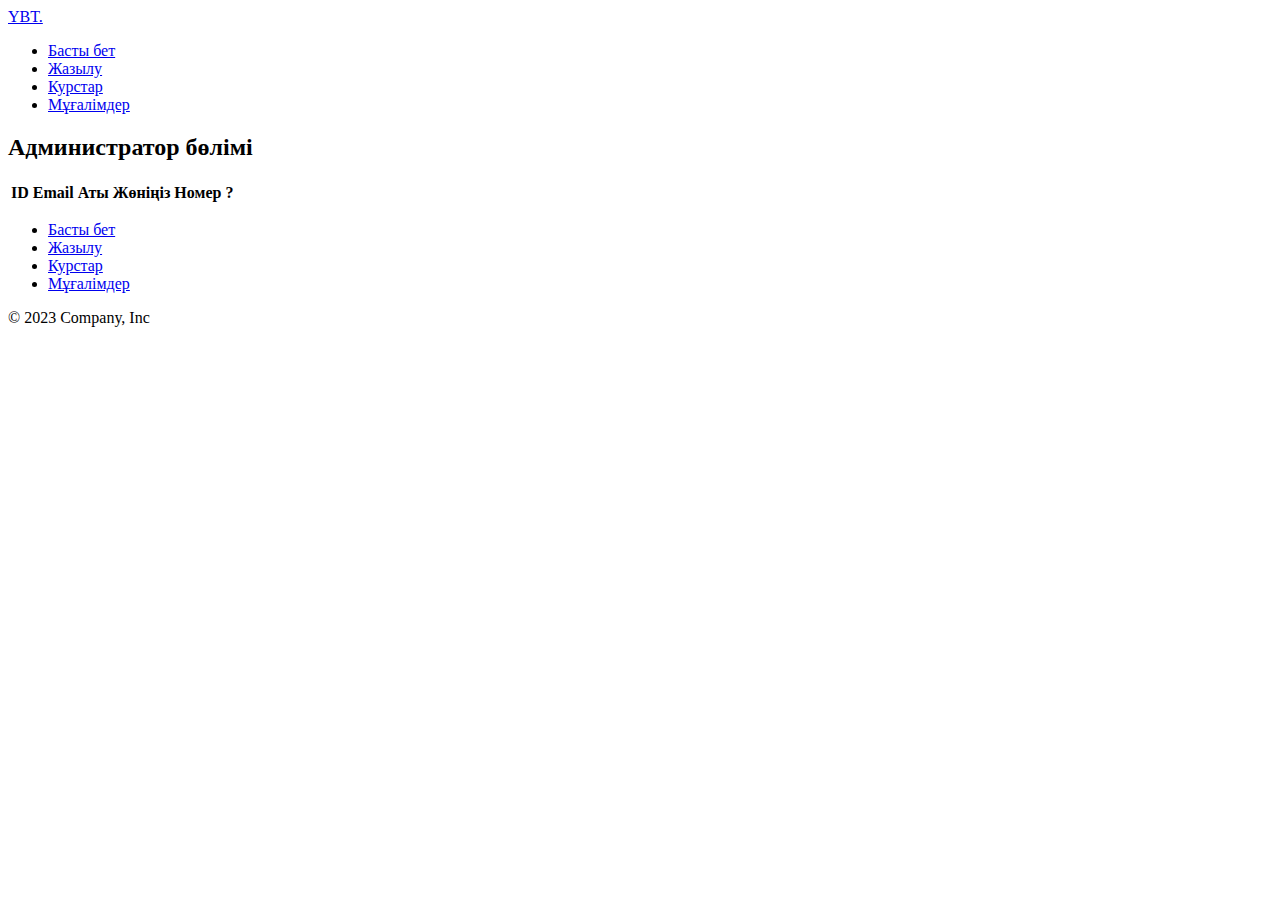
<file: admin.html>
<!DOCTYPE html>
<html lang="en">
<head>
    <meta charset="UTF-8">
    <meta name="viewport" content="width=device-width, initial-scale=1.0">
    <link href="main.css" rel="stylesheet">
    <link href="https://cdn.jsdelivr.net/npm/bootstrap@5.3.2/dist/css/bootstrap.min.css" rel="stylesheet" integrity="sha384-T3c6CoIi6uLrA9TneNEoa7RxnatzjcDSCmG1MXxSR1GAsXEV/Dwwykc2MPK8M2HN" crossorigin="anonymous">
    <title>Document</title>
</head>
<body>
  <nav class="navbar navbar-expand-lg navbar-light bg-white">
    <div class="container">
        <a class="navbar-brand" href="./overview.html">
          YBT.
      </a>
      <div class="collapse navbar-collapse" id="navbarCollapse">
        <ul class="navbar-nav mx-auto">
          <li class="nav-item dropdown">
            <a class="nav-link" href="index.html">Басты бет</a>
  
          </li>
          <li class="nav-item dropdown position-static">
            <a class="nav-link"  href="signup.html">Жазылу</a>
  
          </li>
          <li class="nav-item dropdown">
            <a class="nav-link" href="course.html">Курстар</a>
          </li>
        
          <li class="nav-item">
            <a class="nav-link"  href="teachers.html">Мұғалімдер</a>
          </li>
        </ul>
      </div>
    </div>
  </nav>

  <div id="userInformation">
    <h2>Администратор бөлімі</h2>
    <table class="table table-bordered" id="userList">
      <thead>
        <tr>
          <th>ID</th>
          <th>Email</th>
          <th>Аты Жөніңіз</th>
          <th>Номер</th>
          <th>?</th>
        </tr>
      </thead>
    </table>
    
  </div>

<script>
  function fetchUserData(){
    fetch("http://localhost:8080/api/users")
      .then((response) => {
          if (response.ok) {
              return response.json();
          } else {
              throw new Error("Ошибка HTTP: " + response.status);
          }
      })
      .then((data) => {
                    const userList = document.getElementById("userList");
                    data.forEach((user) => {
                        const userRow = document.createElement("tr");
                        userRow.innerHTML = `
                            <th>${user.ID}</th>
                            <th>${user.Email}</th>
                            <th>${user.Fullname}</th>
                            <th>${user.PhoneNumber}</th>
                            <th>
                                <button class="btn btn-danger" onclick="deleteUser(${user.ID})">Delete</button>
                            </th>`;
                        userList.appendChild(userRow);
                    });
                })
      .catch((error) => {
          console.error("Произошла ошибка:", error.message); 
      });
  }
  fetchUserData();
  setInterval(fetchUserData, 1000);

  function deleteUser(userId) {
    fetch(`http://localhost:8080/api/delete/${userId}`, {
      method: 'DELETE',
    })
    .then((response) => {
      if (response.ok) {
        const deletedRow = document.querySelector(`#userList th:first-of-type[scope="row"]:contains('${userId}')`);
        if (deletedRow) {
          const table = document.getElementById("userList");
          table.deleteRow(deletedRow.parentElement.rowIndex - 1);
        }
      } else {
        throw new Error('Network response was not ok.');
      }
    })
    .catch((error) => {
      console.error("Произошла ошибка при удалении пользователя:", error.message);
    });
  }
</script>


<div class="container">
    <footer class="py-3 my-4">
      <ul class="nav justify-content-center border-bottom pb-3 mb-3">
        <li class="nav-item"><a href="index.html" class="nav-link px-2 text-body-secondary">Басты бет</a></li>
        <li class="nav-item"><a href="signup.html" class="nav-link px-2 text-body-secondary">Жазылу</a></li>
        <li class="nav-item"><a href="course.html" class="nav-link px-2 text-body-secondary">Курстар</a></li>
        <li class="nav-item"><a href="teachers.html" class="nav-link px-2 text-body-secondary">Мұғалімдер</a></li>
      </ul>
      <p class="text-center text-body-secondary">© 2023 Company, Inc</p>
    </footer>
  </div>
</body>
</html>
</file>
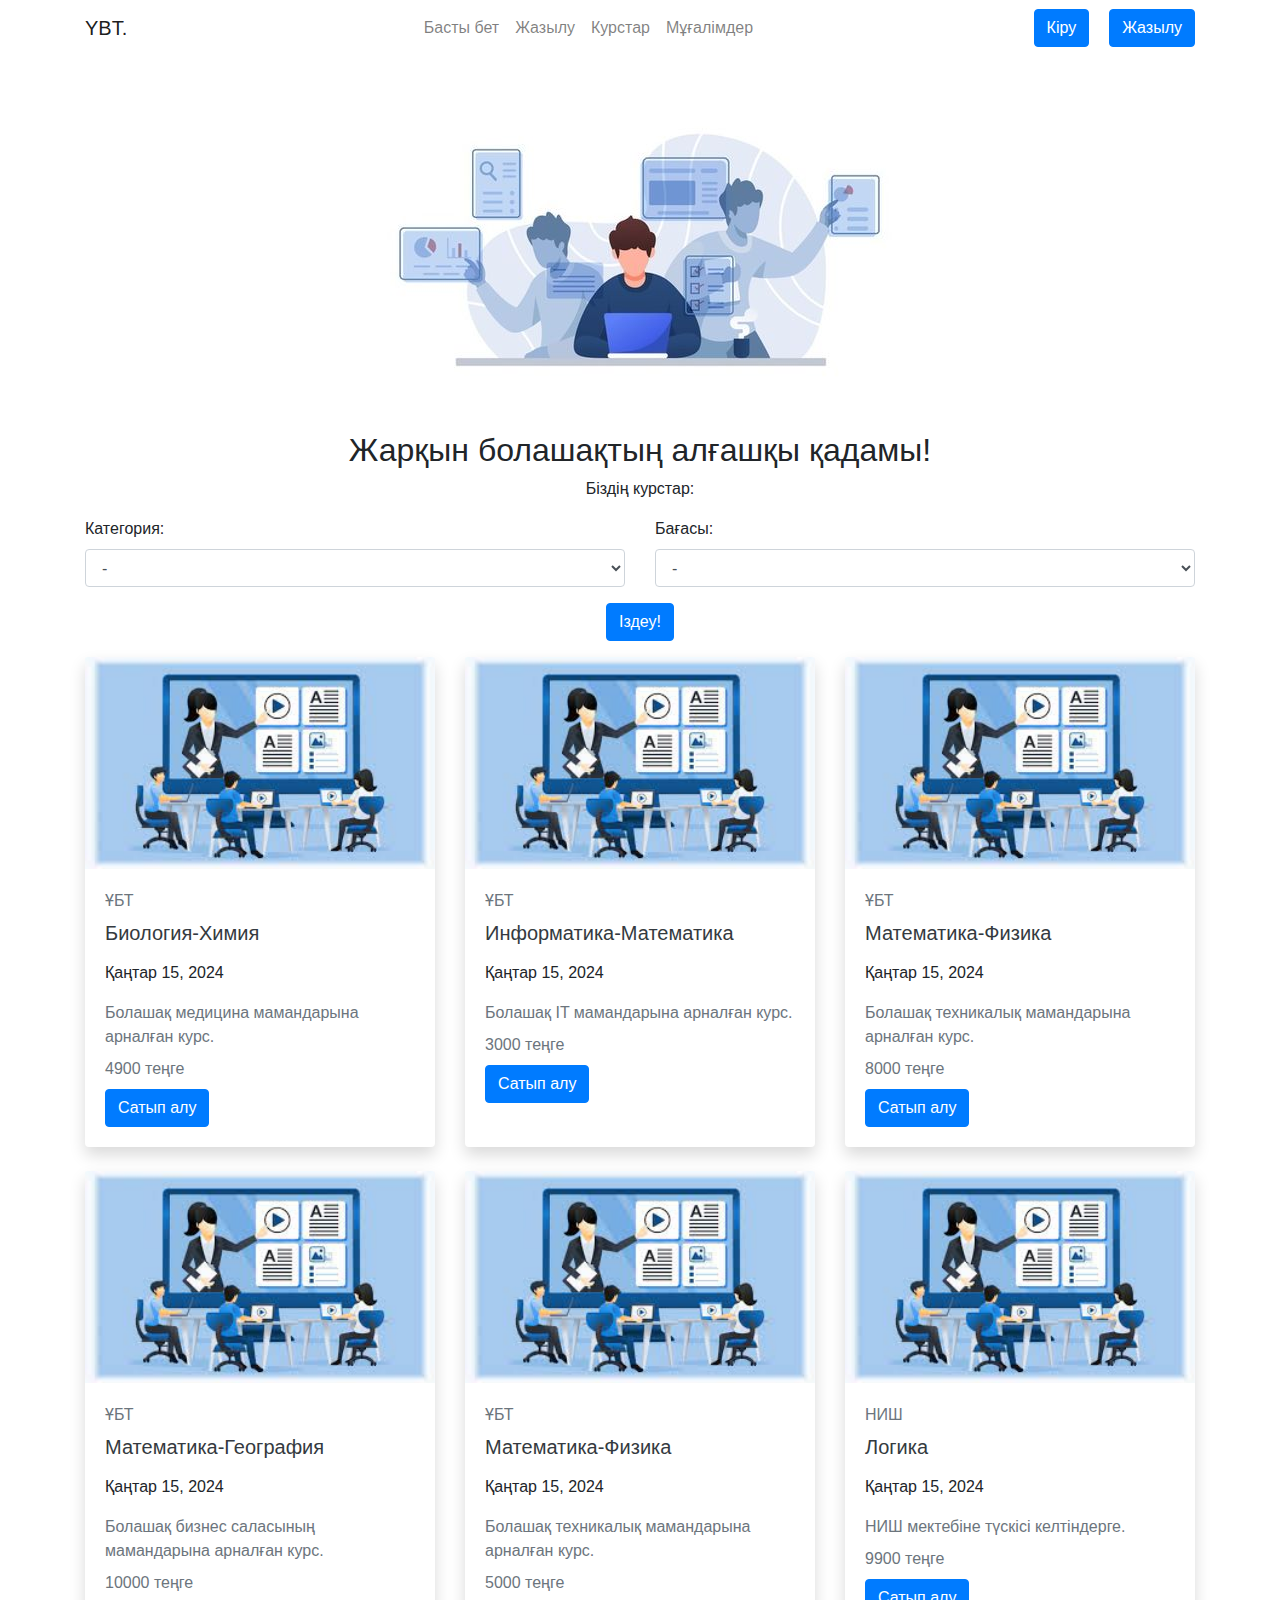
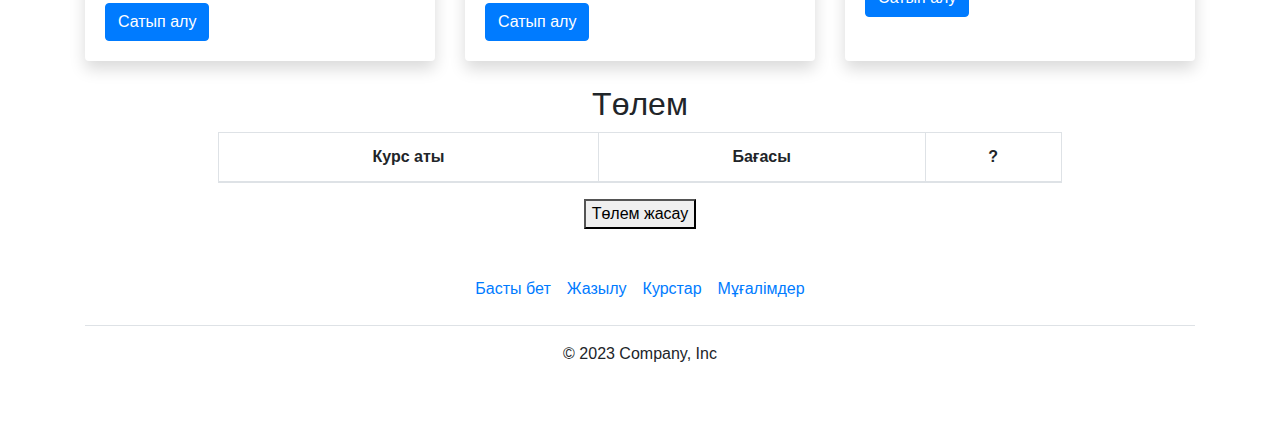
<file: course.html>
<!DOCTYPE html>
<html lang="en">
<head>
    <meta charset="UTF-8">
    <meta name="viewport" content="width=device-width, initial-scale=1.0">
    <link href="main.css" rel="stylesheet">
    <script src="userEmail.js"></script>
    <link rel="stylesheet" href="https://maxcdn.bootstrapcdn.com/bootstrap/4.5.2/css/bootstrap.min.css">
    <script src="https://maxcdn.bootstrapcdn.com/bootstrap/4.5.2/js/bootstrap.min.js"></script>
    <title>Document</title>
</head>
<style>
.modal {
    display: none;
    position: fixed;
    z-index: 1;
    padding: 20px;
    background-color: rgba(0, 0, 0, 0.9);
}

.modal-content {
    max-width: 100%;
    max-height: 80%;
    margin: auto;
    display: block;
}

.close {
    position: absolute;
    top: 10px;
    right: 20px;
    color: #ffffff;
    font-size: 30px;
    cursor: pointer;
}

</style>
<body>
  <nav class="navbar navbar-expand-lg navbar-light bg-white">
    <div class="container">
        <a class="navbar-brand" href="./overview.html">
          YBT.
      </a>
      <div class="collapse navbar-collapse" id="navbarCollapse">
        <ul class="navbar-nav mx-auto">
          <li class="nav-item dropdown">
            <a class="nav-link" href="index.html">Басты бет</a>
  
          </li>
          <li class="nav-item dropdown position-static">
            <a class="nav-link"  href="signup.html">Жазылу</a>
  
          </li>
          <li class="nav-item dropdown">
            <a class="nav-link" href="course.html">Курстар</a>
          </li>
        
          <li class="nav-item">
            <a class="nav-link"  href="teachers.html">Мұғалімдер</a>
          </li>
        </ul>
      </div>
      <div class="d-flex  order-lg-0">
        <button type="button" class="btn btn-primary" id="openModalButton">
            Кіру 
        </button>
        <div style="margin-left: 10px; margin-right: 10px;"></div> 
        <button type="button" class="btn btn-primary" id="openModalButton2">
            Жазылу
        </button>
        <li style="list-style-type: none;">
          <a class="nav-link" id="userEmail" style="display: none; color: black;"></a>
        </li>
        <button id="logoutButton" onclick="logout()" class="btn btn-primary">Шығу</button>

      </div>
    </div>
  </nav>
      <div class="row justify-content-center">
        <div class="col-12 col-md-10 col-lg-8 text-center">
         <img src="img/21fdbecc0304433ef38dd5efce396229.jpg" class="img-fluid" style="max-width: 100%;">
         <h2 class="fw-bold">
            Жарқын болашақтың алғашқы қадамы!
        </h2>
         <p class="fs-lg text-body-secondary mb-7 mb-md-9">
            Біздің курстар:
         </p>
       </div>
     </div>
     <div class="container">
      <div id="filters" class="row mb-3">
          <div class="col-md-6">
              <label for="categoryFilter">Категория:</label>
              <select id="categoryFilter" onchange="filterProducts()" class="form-control">
                  <option value="">-</option>
                  <option value="ҰБТ">ҰБТ</option>
                  <option value="НИШ">НИШ</option>
              </select>
          </div>
          <div class="col-md-6">
              <label for="priceFilter">Бағасы:</label>
              <select id="priceFilter" onchange="filterProducts()" class="form-control">
                  <option value="">-</option>
                  <option value="0-4900">5000теңгеге дейін</option>
                  <option value="5000-7900">5000тг - 8000тг</option>
                  <option value="8000-20000">8000+</option>
              </select>
            </div>
      </div>
      <div class="row mb-3">
        <div class="col-md-12 text-center">
            <button id="searchButton"   onclick="applyFilter()" class="btn btn-primary">Іздеу!</button>
        </div>
    </div>
  </div>
  
     <div id="imageModal" class="modal">
      <span class="close" onclick="closeModal()">&times;</span>
      <img class="modal-content" id="modalImage">
    </div>

    <div class="container" id="blogContainer">
        <div class="row">
        </div>
    </div>

    <div class="row justify-content-center">
      <div class="col-12 col-md-10 col-lg-8 text-center">
       <h2 class="fw-bold">Төлем</h2>
       <table class="table table-bordered" id="cartItems">
        <thead>
          <tr>
            <th>Курс аты</th>
            <th>Бағасы</th>
            <th>?</th>
          </tr>
        </thead>
      </table>
      <p id="cartTotal"></p>
      <button onclick="checkout()">Төлем жасау</button>
     </div>
   </div>
    
    <script src="script.js"></script>
    <script src="https://maxcdn.bootstrapcdn.com/bootstrap/4.5.2/js/bootstrap.min.js"></script>

    
    
<div class="container">
  <footer class="py-3 my-4">
    <ul class="nav justify-content-center border-bottom pb-3 mb-3">
      <li class="nav-item"><a href="index.html" class="nav-link px-2 text-body-secondary">Басты бет</a></li>
      <li class="nav-item"><a href="signup.html" class="nav-link px-2 text-body-secondary">Жазылу</a></li>
      <li class="nav-item"><a href="course.html" class="nav-link px-2 text-body-secondary">Курстар</a></li>
      <li class="nav-item"><a href="teachers.html" class="nav-link px-2 text-body-secondary">Мұғалімдер</a></li>
    </ul>
    <p class="text-center text-body-secondary">© 2023 Company, Inc</p>
  </footer>
</div>

</body>
</html>
</file>
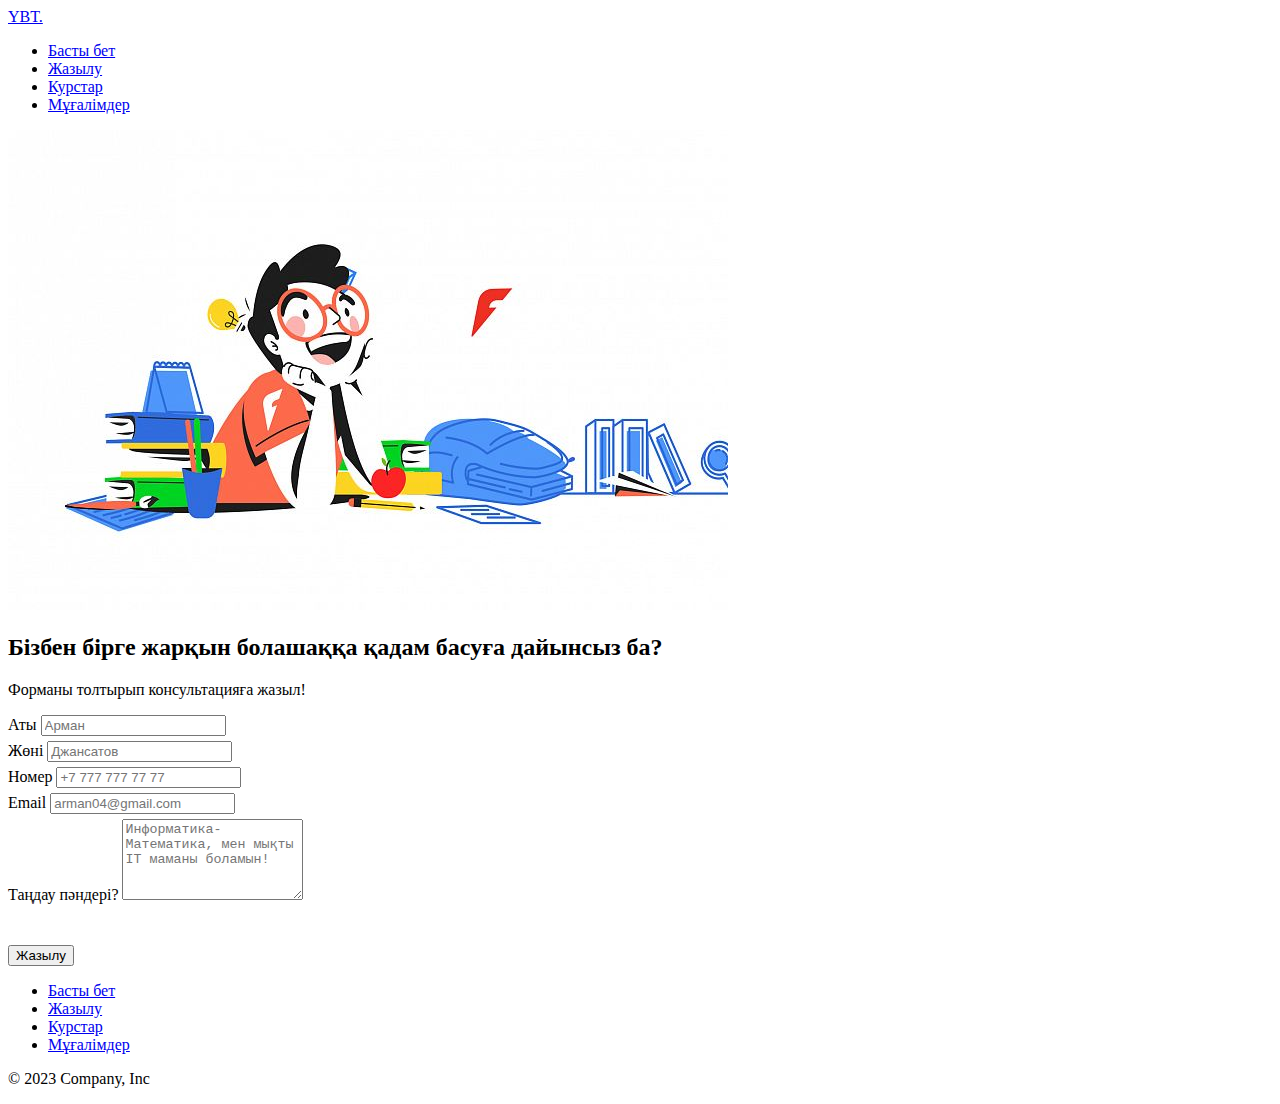
<file: signup.html>
<!DOCTYPE html>
<html lang="en">
    <head>
        <meta charset="UTF-8">
        <meta name="viewport" content="width=device-width, initial-scale=1.0">
        <link href="main.css" rel="stylesheet">
        <link href="https://cdn.jsdelivr.net/npm/bootstrap@5.3.2/dist/css/bootstrap.min.css" rel="stylesheet" integrity="sha384-T3c6CoIi6uLrA9TneNEoa7RxnatzjcDSCmG1MXxSR1GAsXEV/Dwwykc2MPK8M2HN" crossorigin="anonymous">
        <script src="https://cdn.jsdelivr.net/npm/bootstrap@5.3.2/dist/js/bootstrap.bundle.min.js" integrity="sha384-C6RzsynM9kWDrMNeT87bh95OGNyZPhcTNXj1NW7RuBCsyN/o0jlpcV8Qyq46cDfL" crossorigin="anonymous"></script>
        <title>Document</title>
        <style>
          /* Add these styles to your existing CSS or in a separate CSS file */
          .error-message {
              color: #ff0000; /* Red color for error messages */
              font-size: 0.9rem;
              margin-top: 5px;
          }

          /* Adding a border color for the input fields when there's an error */
          .form-control.error {
              border-color: #ff0000; /* Red border for error input */
          }

        </style>
    </head>
<body>
    <nav class="navbar navbar-expand-lg navbar-light bg-white">
        <div class="container">
            <a class="navbar-brand" href="./overview.html">
              YBT.
          </a>
          <div class="collapse navbar-collapse" id="navbarCollapse">
            <ul class="navbar-nav mx-auto">
              <li class="nav-item dropdown">
                <a class="nav-link" href="index.html">Басты бет</a>
      
              </li>
              <li class="nav-item dropdown position-static">
                <a class="nav-link"  href="signup.html">Жазылу</a>
      
              </li>
              <li class="nav-item dropdown">
                <a class="nav-link" href="course.html">Курстар</a>
              </li>
            
              <li class="nav-item">
                <a class="nav-link"  href="teachers.html">Мұғалімдер</a>
              </li>
            </ul>
          </div>
        </div>
      </nav>
      <section class="pt-8 pt-md-11 pb-8 pb-md-14">
        <div class="container">
          <div class="row justify-content-center">
              
             <div class="col-12 col-md-10 col-lg-8 text-center">
              <img src="img/01x5xjm3ay387aj8ezrkjlvuu8t3to3b.jpg" class="img-fluid" style="max-width: 100%;">
              <h2 class="fw-bold">
                Бізбен бірге жарқын болашаққа қадам басуға дайынсыз ба?
              </h2>
              <p class="fs-lg text-body-secondary mb-7 mb-md-9">
                Форманы толтырып консультацияға жазыл!
              </p>
  
            </div>
          </div>
          <div class="row justify-content-center">
            <div class="col-12">
              <form class="contactForm">
                <div class="row">
                  <div class="col-12 col-md-6">
                    <div class="form-group mb-5">
                      <label class="form-label" for="contactName">
                        Аты
                      </label>
                      <input class="form-control" id="contactName" type="text" placeholder="Арман" >
                      <div class="error-message" id="contactNameError"></div>
                    
                    </div>
                  </div>
                  <div class="col-12 col-md-6">
                    <div class="form-group mb-5">
                      <label class="form-label" for="contactSurname">
                        Жөні
                      </label>
                      <input class="form-control" id="contactSurname" type="text" placeholder="Джансатов">
                      <div class="error-message" id="contactSurnameError"></div>

                    </div>
                  </div>
                </div> 
                <div class="row">
                  <div class="col-12 col-md-6">
                    <div class="form-group mb-5">
                      <label class="form-label" for="contactNumber">
                        Номер
                      </label>
                      <input class="form-control" id="contactNumber" type="text" placeholder="+7 777 777 77 77">
                      <div class="error-message" id="contactNumberError"></div>

                    </div>
                  </div>
                  <div class="col-12 col-md-6">
                    <div class="form-group mb-5">
                      <label class="form-label" for="contactEmail">
                        Email
                      </label>
                      <input class="form-control" id="contactEmail" type="email" placeholder="arman04@gmail.com">
                      <div class="error-message" id="contactEmailError"></div>

                    </div>
                  </div>
                </div> 


                <div class="row">
                  <div class="col-12">
                    <div class="form-group mb-7 mb-md-9">
                      <label class="form-label" for="contactMessage">
                        Таңдау пәндері?
                      </label>
                      <textarea class="form-control" id="contactMessage" rows="5" placeholder="Информатика-Математика, мен мықты IT маманы боламын!"></textarea>
                      <div class="error-message" id="contactMessageError"></div>

                    </div>
                  </div>
                </div> 
                <br><br>
                <div class="row justify-content-center">
                  <div class="col-auto">
                    <button type="submit" class="btn btn-primary lift" onclick="validateForm">
                      Жазылу
                    </button>
                  </div>
                </div>
              </form>
              </div> 
            </div>
          </div>
        </div> 
      </section>
      <script src="formValidation.js"></script>
      
<div class="container">
  <footer class="py-3 my-4">
    <ul class="nav justify-content-center border-bottom pb-3 mb-3">
      <li class="nav-item"><a href="index.html" class="nav-link px-2 text-body-secondary">Басты бет</a></li>
      <li class="nav-item"><a href="signup.html" class="nav-link px-2 text-body-secondary">Жазылу</a></li>
      <li class="nav-item"><a href="course.html" class="nav-link px-2 text-body-secondary">Курстар</a></li>
      <li class="nav-item"><a href="teachers.html" class="nav-link px-2 text-body-secondary">Мұғалімдер</a></li>
    </ul>
    <p class="text-center text-body-secondary">© 2023 Company, Inc</p>
  </footer>
</div>


</body>
</html>
</file>
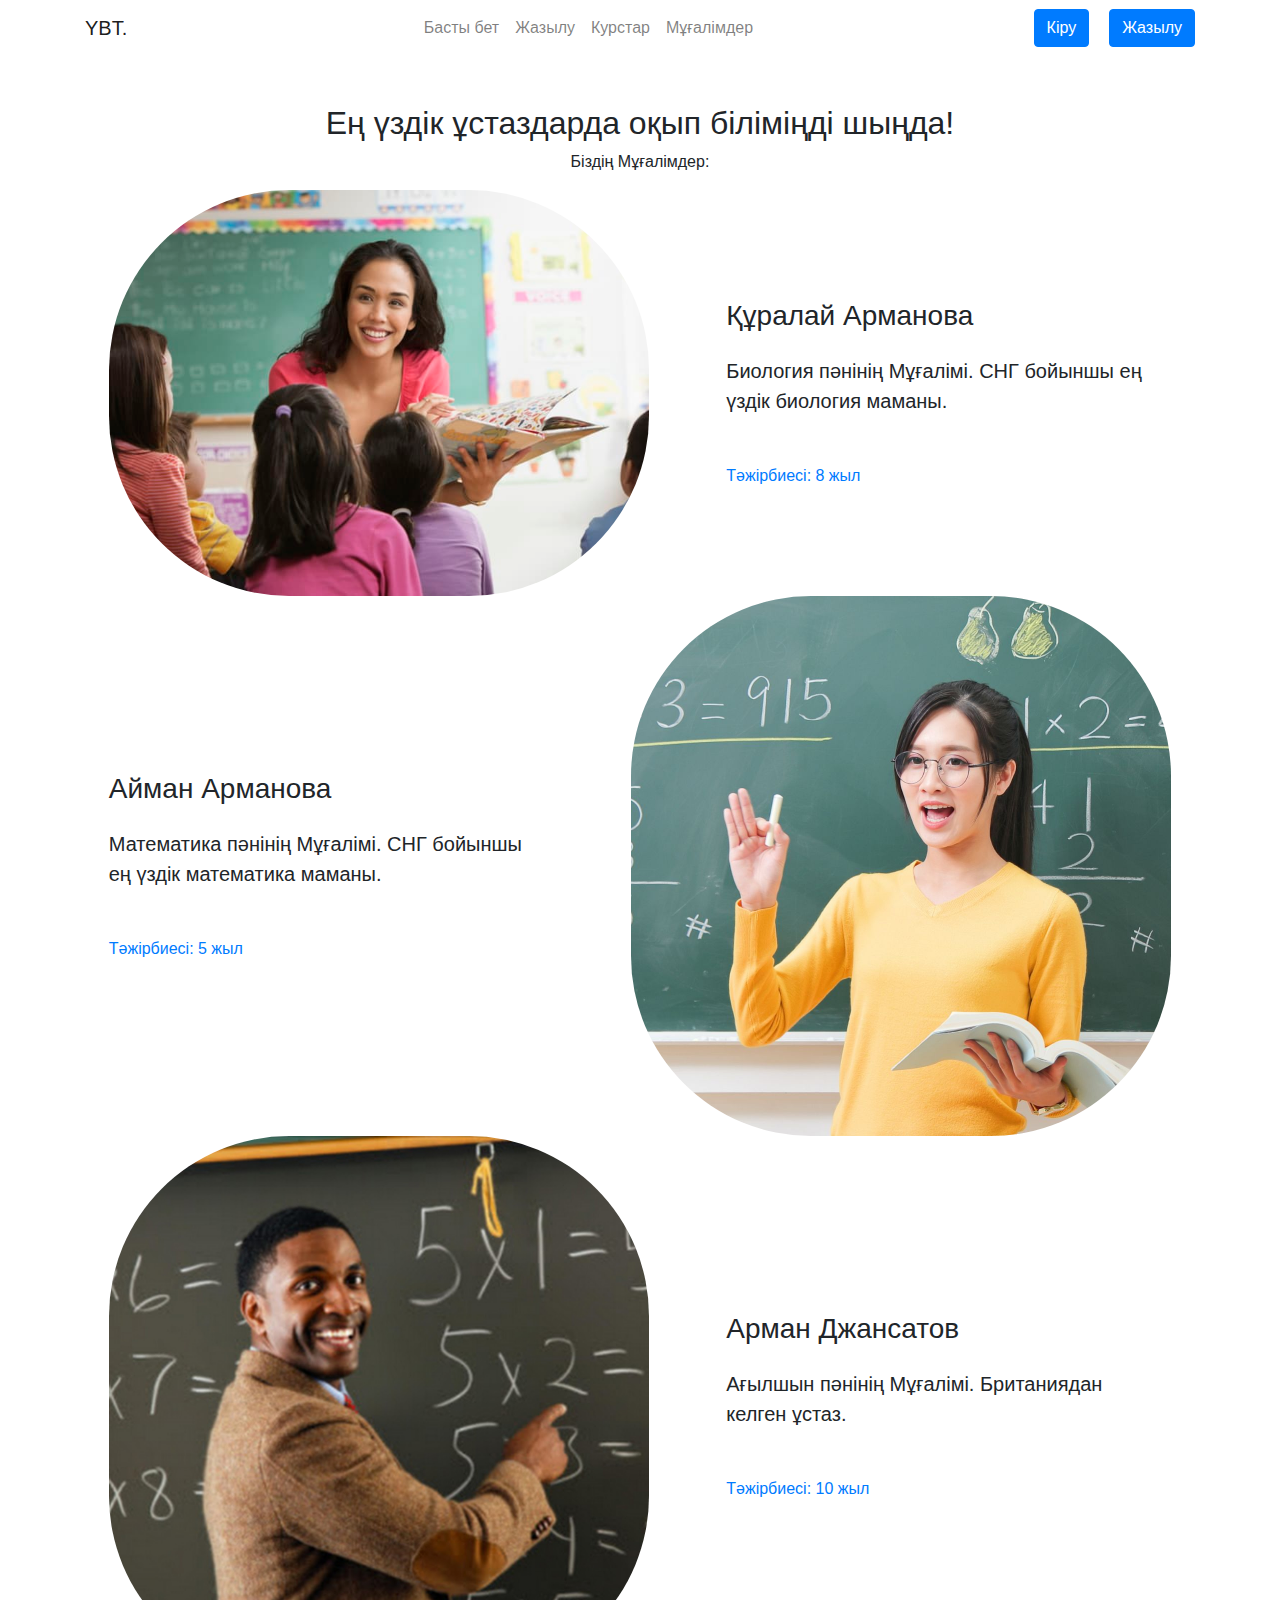
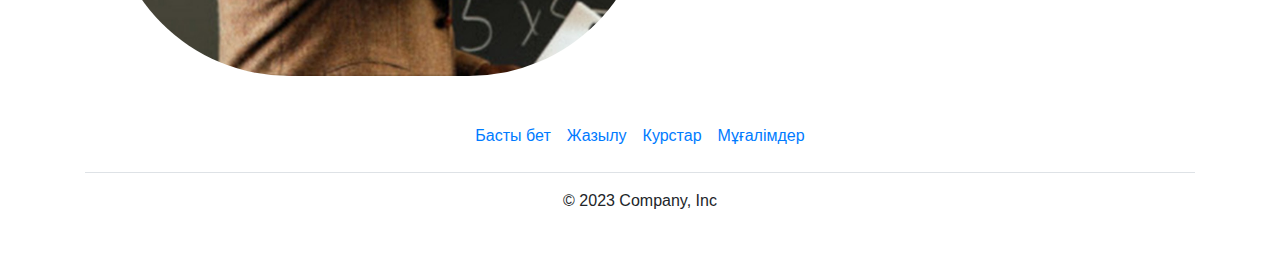
<file: teachers.html>
<!DOCTYPE html>
<html lang="en">
<head>
    <meta charset="UTF-8">
    <meta name="viewport" content="width=device-width, initial-scale=1.0">
    <link href="main.css" rel="stylesheet">
    <script src="userEmail.js"></script>

    <link rel="stylesheet" href="https://maxcdn.bootstrapcdn.com/bootstrap/4.5.2/css/bootstrap.min.css">
    <script src="https://maxcdn.bootstrapcdn.com/bootstrap/4.5.2/js/bootstrap.min.js"></script>
    <title>Document</title>
</head>
<body>
  <nav class="navbar navbar-expand-lg navbar-light bg-white">
    <div class="container">
        <a class="navbar-brand" href="./overview.html">
          YBT.
      </a>
      <div class="collapse navbar-collapse" id="navbarCollapse">
        <ul class="navbar-nav mx-auto">
          <li class="nav-item dropdown">
            <a class="nav-link" href="index.html">Басты бет</a>
  
          </li>
          <li class="nav-item dropdown position-static">
            <a class="nav-link"  href="signup.html">Жазылу</a>
  
          </li>
          <li class="nav-item dropdown">
            <a class="nav-link" href="course.html">Курстар</a>
          </li>
        
          <li class="nav-item">
            <a class="nav-link"  href="teachers.html">Мұғалімдер</a>
          </li>
        </ul>
      </div>
      <div class="d-flex  order-lg-0">
        <button type="button" class="btn btn-primary" id="openModalButton">
            Кіру 
        </button>
        <div style="margin-left: 10px; margin-right: 10px;"></div> 
        <button type="button" class="btn btn-primary" id="openModalButton2">
            Жазылу
        </button>
        <li style="list-style-type: none;">
          <a class="nav-link" id="userEmail" style="display: none; color: black;"></a>
        </li>
        <button id="logoutButton" onclick="logout()" class="btn btn-primary">Шығу</button>

      </div>
    </div>
  </nav>
      <div class="row justify-content-center">
              
        <div class="col-12 col-md-10 col-lg-8 text-center">
            <br><br>
            <h2 class="fw-bold">
            Ең үздік ұстаздарда оқып біліміңді шыңда!
        </h2>
         <p class="fs-lg text-body-secondary mb-7 mb-md-9">
            Біздің Мұғалімдер:
         </p>

       </div>
     </div>

     <section class="slice slice-lg">
        <div class="container">
          <div class="row row-grid justify-content-around align-items-center">
            <div class="col-lg-5 order-lg-2">
              <div class=" pr-lg-4">
                <h5 class=" h3">Құралай Арманова</h5>
                <p class="lead mt-4 mb-5">Биология пәнінің Мұғалімі. СНГ бойыншы ең үздік биология маманы.</p><a href="https://themes.getbootstrap.com/product/purpose-website-ui-kit/" class="link link-underline-primary">Тәжірбиесі: 8 жыл</a>
              </div>
            </div>
            <div class="col-lg-6 order-lg-1">
              <img alt="Image placeholder" src="img/femaleteacher_0.jpg" class="img-fluid img-center" style="border-radius: 180px;">
            </div>
          </div>
        </div>
      </section>
      <section class="slice slice-lg">
        <div class="container">
          <div class="row row-grid justify-content-around align-items-center">
            <div class="col-lg-5 order-lg-1">
              <div class=" pr-lg-4">
                <h5 class=" h3">Айман Арманова</h5>
                <p class="lead mt-4 mb-5">Математика пәнінің Мұғалімі. СНГ бойыншы ең үздік математика маманы.</p><a href="https://themes.getbootstrap.com/product/purpose-website-ui-kit/" class="link link-underline-primary">Тәжірбиесі: 5 жыл</a>
              </div>
            </div>
            <div class="col-lg-6 order-lg-2"> 
              <img alt="Image placeholder" src="img/Untitled-design-2-1.jpg" class="img-fluid img-center" style="border-radius: 180px;">
            </div>
          </div>
        </div>
      </section>
      <section class="slice slice-lg">
        <div class="container">
          <div class="row row-grid justify-content-around align-items-center">
            <div class="col-lg-5 order-lg-2">
              <div class=" pr-lg-4">
                <h5 class=" h3">Арман Джансатов</h5>
                <p class="lead mt-4 mb-5">Ағылшын пәнінің Мұғалімі. Британиядан келген ұстаз.</p><a href="https://themes.getbootstrap.com/product/purpose-website-ui-kit/" class="link link-underline-primary">Тәжірбиесі: 10 жыл</a>
              </div>
            </div>
            <div class="col-lg-6 order-lg-1">
              <img alt="Image placeholder" src="img/unnamed.jpg" class="img-fluid img-center" style="border-radius: 180px;">
            </div>
          </div>
        </div>
      </section>
<div class="container">
  <footer class="py-3 my-4">
    <ul class="nav justify-content-center border-bottom pb-3 mb-3">
      <li class="nav-item"><a href="index.html" class="nav-link px-2 text-body-secondary">Басты бет</a></li>
      <li class="nav-item"><a href="signup.html" class="nav-link px-2 text-body-secondary">Жазылу</a></li>
      <li class="nav-item"><a href="course.html" class="nav-link px-2 text-body-secondary">Курстар</a></li>
      <li class="nav-item"><a href="teachers.html" class="nav-link px-2 text-body-secondary">Мұғалімдер</a></li>
    </ul>
    <p class="text-center text-body-secondary">© 2023 Company, Inc</p>
  </footer>
</div>

    

</body>
</html>
</file>
<file: main.css>
.tm-special-item-img{
    border-radius: 90px;
}

.tm-special-items.tm-slider{
    max-width: 1000px;
    position: relative;
    margin: auto;
    display: flex;

    justify-content: center;
    align-items: center;   
}

.prev, .next {
    cursor: pointer;
    position: absolute;
    top: 50%;
    width: auto;
    margin-top: -22px;
    padding: 16px;
    color: white;
    font-weight: bold;
    font-size: 18px;
    transition: 0.6s ease;
    border-radius: 0 3px 3px 0;
    user-select: none;
}

.dot {
    cursor: pointer;
    height: 15px;
    width: 15px;
    margin: 0 2px;
    background-color: #bbb;
    border-radius: 50%;
    display: inline-block;
    transition: background-color 0.6s ease;
}
</file>
